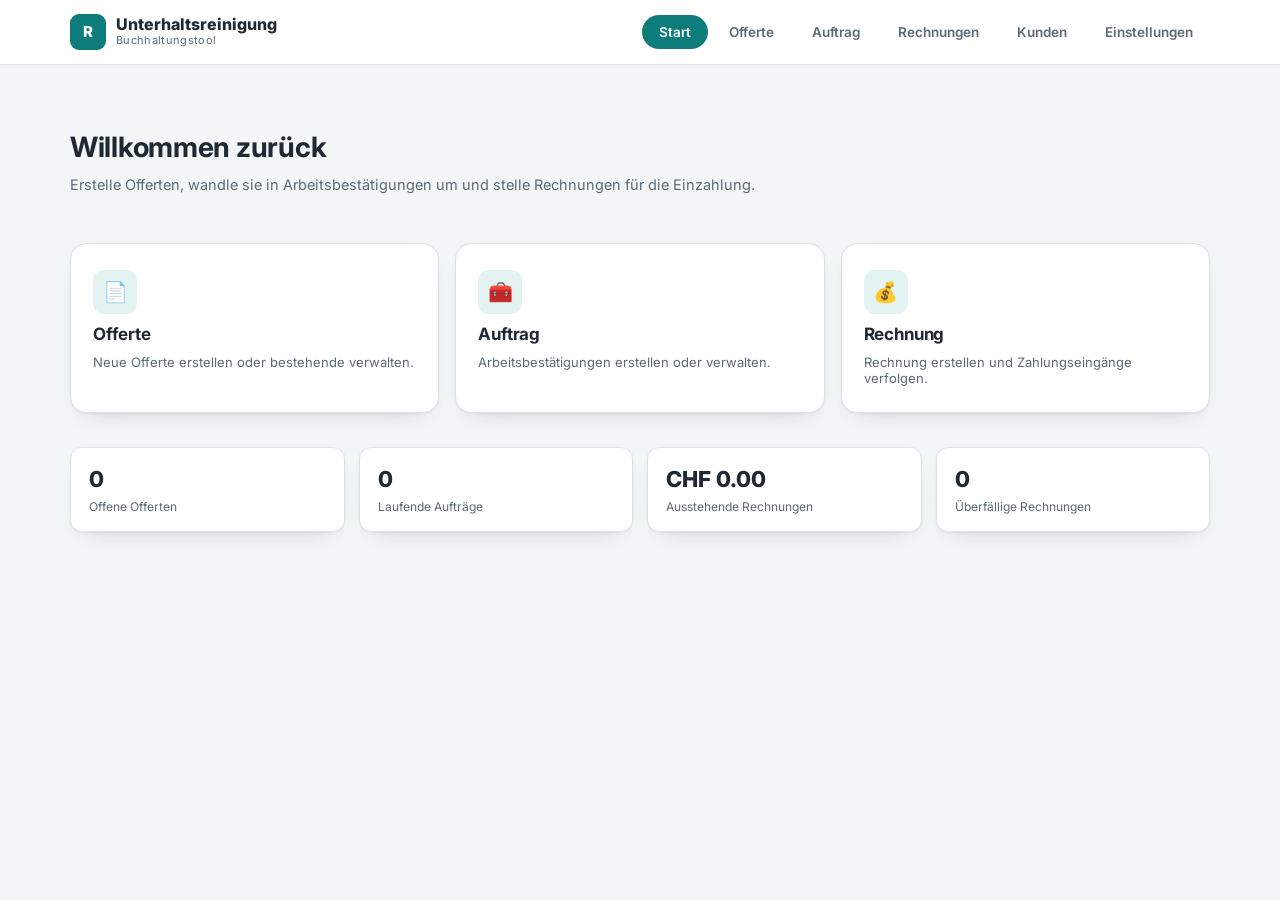
<file: buchhaltung.html>
<!DOCTYPE html>
<html lang="de-CH">
<head>
<meta charset="utf-8">
<meta name="viewport" content="width=device-width, initial-scale=1">
<title>Buchhaltung – Unterhaltsreinigung</title>
<meta name="robots" content="noindex, nofollow">
<link rel="icon" href="data:image/svg+xml,<svg xmlns='http://www.w3.org/2000/svg' viewBox='0 0 100 100'><rect width='100' height='100' rx='20' fill='%230E7C7B'/><text x='50' y='68' font-size='54' font-family='Arial' fill='%23fff' text-anchor='middle'>R</text></svg>">
<link rel="preconnect" href="https://fonts.googleapis.com">
<link rel="preconnect" href="https://fonts.gstatic.com" crossorigin>
<link href="https://fonts.googleapis.com/css2?family=Inter:wght@400;500;600;700;800&display=swap" rel="stylesheet">
<style>
:root{
  --ink:#1F2933; --muted:#5A6B75; --muted-soft:#8296A0;
  --line:#DCE3E7; --line-strong:#C6D0D6;
  --paper:#FFFFFF; --bg:#F3F6F7;
  --brand:#0E7C7B; --brand-dark:#0A5F5E; --brand-soft:#E3F3F2;
  --accent:#2E6F9E;
  --good:#2F8F5B; --good-bg:#E7F5EC;
  --warn:#B0791C; --warn-bg:#FBF1DE;
  --danger:#C0392B; --danger-bg:#FBE8E6;
  --shadow:0 1px 2px rgba(20,30,35,.06), 0 10px 24px -16px rgba(20,30,35,.28);
  --radius:12px;
  --sans:'Inter',ui-sans-serif,system-ui,-apple-system,'Segoe UI',Helvetica,Arial,sans-serif;
}
*{box-sizing:border-box}
html,body{margin:0;padding:0}
body{
  font-family:var(--sans); color:var(--ink); background:var(--bg);
  -webkit-font-smoothing:antialiased; line-height:1.45;
}
button,input,select,textarea{font-family:inherit; font-size:inherit; color:inherit}
h1,h2,h3,h4{margin:0; font-weight:700; letter-spacing:-.01em}
.wrap{max-width:1180px; margin:0 auto; padding:0 20px 64px}
a{color:inherit}

/* ---------- topbar ---------- */
#topbar{
  position:sticky; top:0; z-index:30; background:var(--paper); border-bottom:1px solid var(--line);
}
.top-in{max-width:1180px; margin:0 auto; padding:14px 20px; display:flex; align-items:center; gap:24px; flex-wrap:wrap}
.brand{display:flex; align-items:center; gap:10px; cursor:pointer; user-select:none; flex:none}
.brand .logo{width:36px;height:36px;border-radius:9px;background:var(--brand);color:#fff;display:grid;place-items:center;font-weight:800;font-size:15px;flex:none;overflow:hidden}
.brand .logo img{width:100%;height:100%;object-fit:cover}
.brand .nm{font-weight:800; font-size:16px; line-height:1.15}
.brand .sub{font-size:11px; color:var(--muted); letter-spacing:.03em}
nav.tabs{display:flex; gap:4px; flex-wrap:wrap; margin-left:auto}
nav.tabs button{
  background:none;border:1px solid transparent;border-radius:999px;padding:8px 16px;
  font-size:13.5px; font-weight:600; color:var(--muted); cursor:pointer; transition:.15s;
}
nav.tabs button:hover{background:var(--brand-soft); color:var(--brand-dark)}
nav.tabs button.on{background:var(--brand); color:#fff}

/* ---------- generic layout ---------- */
.view{display:none; padding-top:28px}
.view.on{display:block}
.section-head{display:flex; align-items:center; justify-content:space-between; gap:12px; margin-bottom:18px; flex-wrap:wrap}
.section-head h2{font-size:22px}
.section-head .hint{font-size:13px; color:var(--muted); margin-top:3px}
.btn{
  display:inline-flex; align-items:center; gap:7px; border-radius:9px; border:1px solid var(--line-strong);
  background:#fff; color:var(--ink); padding:9px 15px; font-size:13.5px; font-weight:600; cursor:pointer; transition:.15s;
  white-space:nowrap;
}
.btn:hover{border-color:var(--brand); color:var(--brand-dark)}
.btn.primary{background:var(--brand); border-color:var(--brand); color:#fff}
.btn.primary:hover{background:var(--brand-dark); border-color:var(--brand-dark); color:#fff}
.btn.ghost{border-color:transparent; background:transparent}
.btn.danger{color:var(--danger)}
.btn.danger:hover{border-color:var(--danger); color:var(--danger)}
.btn.sm{padding:6px 11px; font-size:12.5px}
.btn:disabled{opacity:.45; cursor:not-allowed}
.btn:disabled:hover{border-color:var(--line-strong); color:var(--ink)}

/* ---------- cards / tables ---------- */
.card{background:var(--paper); border:1px solid var(--line); border-radius:var(--radius); box-shadow:var(--shadow)}
.doclist{display:flex; flex-direction:column; gap:10px}
.doc-row{
  display:flex; align-items:center; gap:14px; padding:14px 16px; background:var(--paper);
  border:1px solid var(--line); border-radius:var(--radius); box-shadow:var(--shadow); flex-wrap:wrap;
}
.doc-row .num{font-weight:700; font-size:14.5px; min-width:130px}
.doc-row .who{flex:1; min-width:160px}
.doc-row .who .nm{font-weight:600; font-size:14px}
.doc-row .who .dt{font-size:12px; color:var(--muted)}
.doc-row .amt{font-weight:700; font-size:15px; min-width:100px; text-align:right}
.doc-row .badge{font-size:11px; font-weight:700; padding:4px 10px; border-radius:999px; letter-spacing:.02em}
.badge.open{background:var(--warn-bg); color:var(--warn)}
.badge.paid{background:var(--good-bg); color:var(--good)}
.badge.overdue{background:var(--danger-bg); color:var(--danger)}
.doc-row .acts{display:flex; gap:6px; flex-wrap:wrap}
.empty{padding:36px 20px; text-align:center; color:var(--muted); font-size:14px; border:1px dashed var(--line-strong); border-radius:var(--radius)}

/* ---------- dashboard ---------- */
.hero{padding:34px 0 8px}
.hero h1{font-size:28px}
.hero p{color:var(--muted); margin-top:6px; font-size:14.5px}
.bigbtns{display:grid; grid-template-columns:repeat(3,1fr); gap:16px; margin:26px 0 34px}
@media(max-width:760px){.bigbtns{grid-template-columns:1fr}}
.bigbtn{
  background:var(--paper); border:1px solid var(--line); border-radius:16px; padding:26px 22px;
  box-shadow:var(--shadow); cursor:pointer; text-align:left; transition:.15s; display:flex; flex-direction:column; gap:10px;
}
.bigbtn:hover{transform:translateY(-2px); border-color:var(--brand)}
.bigbtn .ic{width:44px;height:44px;border-radius:11px;background:var(--brand-soft);color:var(--brand-dark);display:grid;place-items:center;font-size:20px}
.bigbtn h3{font-size:17px}
.bigbtn p{margin:0; font-size:13px; color:var(--muted)}
.stats{display:grid; grid-template-columns:repeat(4,1fr); gap:14px; margin-bottom:10px}
@media(max-width:900px){.stats{grid-template-columns:repeat(2,1fr)}}
.stat{background:var(--paper); border:1px solid var(--line); border-radius:var(--radius); padding:16px 18px; box-shadow:var(--shadow)}
.stat .v{font-size:22px; font-weight:800}
.stat .l{font-size:12px; color:var(--muted); margin-top:2px}

/* ---------- modal / editor ---------- */
.overlay{position:fixed; inset:0; background:rgba(20,30,35,.45); z-index:100; display:none; align-items:flex-start; justify-content:center; padding:26px 14px; overflow:auto}
.overlay.on{display:flex}
.modal{background:var(--paper); border-radius:16px; width:100%; max-width:840px; box-shadow:0 24px 60px rgba(0,0,0,.25); margin-bottom:40px}
.modal-head{display:flex; align-items:center; justify-content:space-between; gap:10px; padding:20px 24px; border-bottom:1px solid var(--line)}
.modal-head h3{font-size:18px}
.modal-head .x{background:none;border:none;font-size:20px;color:var(--muted);cursor:pointer;padding:4px 8px;border-radius:8px}
.modal-head .x:hover{background:var(--bg)}
.modal-body{padding:22px 24px}
.modal-foot{display:flex; align-items:center; justify-content:space-between; gap:10px; padding:16px 24px; border-top:1px solid var(--line); flex-wrap:wrap}
.modal-foot .left,.modal-foot .right{display:flex; gap:8px; flex-wrap:wrap}

.frow{display:grid; grid-template-columns:1fr 1fr; gap:14px; margin-bottom:14px}
@media(max-width:600px){.frow{grid-template-columns:1fr}}
.field label{display:block; font-size:12.5px; font-weight:600; color:var(--muted); margin-bottom:5px}
.field input,.field select,.field textarea{
  width:100%; border:1px solid var(--line-strong); border-radius:8px; padding:9px 11px; background:#fff; outline:none;
}
.field input:focus,.field select:focus,.field textarea:focus{border-color:var(--brand)}
.field textarea{resize:vertical; min-height:64px}
.field.chk{display:flex; align-items:center; gap:8px; flex-direction:row}
.field.chk input{width:auto}
.field.chk label{margin:0}

.customer-picker{display:flex; gap:8px; align-items:flex-end; flex-wrap:wrap}
.customer-picker .field{flex:1; min-width:200px}

/* items table */
.items{width:100%; border-collapse:collapse; margin-top:8px}
.items th{text-align:left; font-size:11.5px; text-transform:uppercase; letter-spacing:.04em; color:var(--muted); padding:6px 8px; border-bottom:1px solid var(--line-strong)}
.items td{padding:6px 8px; border-bottom:1px solid var(--line); vertical-align:middle}
.items td input{border:1px solid var(--line-strong); border-radius:7px; padding:7px 9px; width:100%}
.items td.num input{text-align:right}
.items td.rowtotal{font-weight:700; text-align:right; white-space:nowrap}
.items td.rmv{width:32px; text-align:center}
.items td.rmv button{background:none;border:none;color:var(--muted-soft);cursor:pointer;font-size:16px}
.items td.rmv button:hover{color:var(--danger)}
.additem{position:relative; margin-top:10px}
.additem-menu{
  position:absolute; top:calc(100% + 6px); left:0; background:#fff; border:1px solid var(--line-strong); border-radius:10px;
  box-shadow:var(--shadow); min-width:220px; z-index:5; padding:6px; display:none;
}
.additem-menu.on{display:block}
.additem-menu button{
  display:block; width:100%; text-align:left; background:none; border:none; padding:9px 11px; border-radius:7px; cursor:pointer; font-size:13.5px;
}
.additem-menu button:hover{background:var(--brand-soft)}

.totals{margin-top:14px; margin-left:auto; max-width:320px}
.totals .tr{display:flex; justify-content:space-between; padding:5px 2px; font-size:13.5px}
.totals .tr.grand{font-size:17px; font-weight:800; border-top:1px solid var(--line-strong); margin-top:4px; padding-top:9px}
.totals .tr.muted{color:var(--muted)}

/* customers list */
.ctable{width:100%; border-collapse:collapse}
.ctable th{text-align:left; font-size:11.5px; text-transform:uppercase; letter-spacing:.04em; color:var(--muted); padding:9px 10px; border-bottom:1px solid var(--line-strong)}
.ctable td{padding:10px; border-bottom:1px solid var(--line); font-size:13.5px}
.ctable tr:hover td{background:var(--bg)}

.status-note{font-size:12.5px; color:var(--muted); padding:8px 12px; background:var(--bg); border-radius:8px; margin-top:10px}

/* settings */
.settings-grid{display:grid; grid-template-columns:1fr 1fr; gap:22px}
@media(max-width:820px){.settings-grid{grid-template-columns:1fr}}
.settings-card{background:var(--paper); border:1px solid var(--line); border-radius:var(--radius); box-shadow:var(--shadow); padding:20px 22px; margin-bottom:20px}
.settings-card h3{font-size:15px; margin-bottom:14px; padding-bottom:10px; border-bottom:1px solid var(--line)}
.logo-row{display:flex; align-items:center; gap:14px; margin-bottom:14px}
.logo-preview{width:56px;height:56px;border-radius:10px;background:var(--bg);border:1px solid var(--line-strong);display:grid;place-items:center;overflow:hidden;flex:none}
.logo-preview img{width:100%;height:100%;object-fit:cover}
.svc-chip{display:inline-flex; align-items:center; gap:6px; background:var(--brand-soft); color:var(--brand-dark); border-radius:999px; padding:5px 10px 5px 12px; font-size:12.5px; font-weight:600; margin:0 6px 6px 0}
.svc-chip button{background:none;border:none;color:var(--brand-dark);cursor:pointer;font-size:13px;opacity:.7}
.svc-chip button:hover{opacity:1}
.svc-add{display:flex; gap:8px; margin-top:8px}
.svc-add input{flex:1}

.toast{
  position:fixed; bottom:22px; left:50%; transform:translateX(-50%) translateY(20px); background:var(--ink); color:#fff;
  padding:11px 20px; border-radius:999px; font-size:13.5px; font-weight:600; box-shadow:var(--shadow); z-index:200;
  opacity:0; pointer-events:none; transition:.2s;
}
.toast.on{opacity:1; transform:translateX(-50%) translateY(0)}

/* ---------- print document ---------- */
#printArea{display:none}
.doc-print{padding:14mm 16mm; font-size:12.5px; color:#1a1a1a; line-height:1.5}
.doc-print .letterhead{display:flex; justify-content:space-between; align-items:flex-start; margin-bottom:8mm; gap:16px}
.doc-print .lh-company{font-size:11px; color:#555; line-height:1.5}
.doc-print .lh-company .cname{font-size:15px; font-weight:800; color:#111; margin-bottom:2px}
.doc-print .lh-logo{width:52px;height:52px;border-radius:10px;background:#0E7C7B;color:#fff;display:grid;place-items:center;font-weight:800;font-size:20px;overflow:hidden}
.doc-print .lh-logo img{width:100%;height:100%;object-fit:cover}
.doc-print .addr-block{margin:6mm 0 8mm; font-size:12px; line-height:1.5}
.doc-print .addr-block .to{color:#555; font-size:10px; text-transform:uppercase; letter-spacing:.05em; margin-bottom:3px}
.doc-print .meta-row{display:flex; justify-content:space-between; align-items:flex-end; margin:8mm 0 5mm; flex-wrap:wrap; gap:10px}
.doc-print .meta-row .place{font-size:12px; color:#555}
.doc-print h1.doctitle{font-size:19px; margin:0 0 2mm}
.doc-print .doc-sub{font-size:11.5px; color:#555}
.doc-print .intro{margin:6mm 0 4mm; font-size:12.5px}
.doc-print table.pitems{width:100%; border-collapse:collapse; margin-top:3mm}
.doc-print table.pitems th{text-align:left; font-size:10px; text-transform:uppercase; letter-spacing:.04em; color:#555; padding:5px 4px; border-bottom:1.4px solid #222}
.doc-print table.pitems td{padding:6px 4px; border-bottom:.6px solid #ccc; font-size:12px}
.doc-print table.pitems td.r{text-align:right; white-space:nowrap}
.doc-print .ptotals{margin-top:4mm; margin-left:auto; max-width:270px}
.doc-print .ptotals .tr{display:flex; justify-content:space-between; padding:3px 2px; font-size:12px}
.doc-print .ptotals .tr.grand{font-size:14.5px; font-weight:800; border-top:1.4px solid #222; margin-top:3px; padding-top:6px}
.doc-print .payinfo{margin-top:7mm; padding:9px 12px; background:#F3F6F7; border-radius:8px; font-size:11.5px; line-height:1.6}
.doc-print .payinfo b{display:block; font-size:11px; text-transform:uppercase; letter-spacing:.04em; color:#555; margin-bottom:3px}
.doc-print .closing{margin-top:8mm; font-size:12.5px; line-height:1.7}
.doc-print .sign{margin-top:14mm; font-size:12.5px}
.doc-print .foot{margin-top:14mm; padding-top:4mm; border-top:.6px solid #ccc; font-size:9.5px; color:#777; display:flex; justify-content:space-between; flex-wrap:wrap; gap:6px}

@media print{
  @page{ size:A4; margin:0 }
  html,body{background:#fff}
  body > *{display:none !important}
  #printArea{display:block !important}
  #printArea .doc-print{width:210mm; min-height:297mm}
}
</style>
</head>
<body>

<header id="topbar">
  <div class="top-in">
    <div class="brand" onclick="switchTab('start')">
      <div class="logo" id="brandLogo">R</div>
      <div>
        <div class="nm" id="brandName">Unterhaltsreinigung</div>
        <div class="sub">Buchhaltungstool</div>
      </div>
    </div>
    <nav class="tabs">
      <button data-tab="start" onclick="switchTab('start')">Start</button>
      <button data-tab="offerte" onclick="switchTab('offerte')">Offerte</button>
      <button data-tab="auftrag" onclick="switchTab('auftrag')">Auftrag</button>
      <button data-tab="rechnungen" onclick="switchTab('rechnungen')">Rechnungen</button>
      <button data-tab="kunden" onclick="switchTab('kunden')">Kunden</button>
      <button data-tab="einstellungen" onclick="switchTab('einstellungen')">Einstellungen</button>
    </nav>
  </div>
</header>

<div class="wrap">

  <!-- START -->
  <section class="view" id="view-start">
    <div class="hero">
      <h1>Willkommen zurück</h1>
      <p>Erstelle Offerten, wandle sie in Arbeitsbestätigungen um und stelle Rechnungen für die Einzahlung.</p>
    </div>
    <div class="bigbtns">
      <button class="bigbtn" onclick="switchTab('offerte'); openDocEditor('offerte')">
        <div class="ic">📄</div>
        <h3>Offerte</h3>
        <p>Neue Offerte erstellen oder bestehende verwalten.</p>
      </button>
      <button class="bigbtn" onclick="switchTab('auftrag'); openDocEditor('auftrag')">
        <div class="ic">🧰</div>
        <h3>Auftrag</h3>
        <p>Arbeitsbestätigungen erstellen oder verwalten.</p>
      </button>
      <button class="bigbtn" onclick="switchTab('rechnungen'); openInvoiceEditor()">
        <div class="ic">💰</div>
        <h3>Rechnung</h3>
        <p>Rechnung erstellen und Zahlungseingänge verfolgen.</p>
      </button>
    </div>
    <div class="stats" id="dashStats"></div>
  </section>

  <!-- OFFERTE -->
  <section class="view" id="view-offerte">
    <div class="section-head">
      <div><h2>Offerten</h2><div class="hint">Personalien erfassen, Leistungen wählen, Offerte erstellen.</div></div>
      <button class="btn primary" onclick="openDocEditor('offerte')">+ Neue Offerte</button>
    </div>
    <div class="doclist" id="list-offerte"></div>
  </section>

  <!-- AUFTRAG -->
  <section class="view" id="view-auftrag">
    <div class="section-head">
      <div><h2>Aufträge / Arbeitsbestätigungen</h2><div class="hint">Aus Offerten umgewandelt oder direkt erstellt.</div></div>
      <button class="btn primary" onclick="openDocEditor('auftrag')">+ Neuer Auftrag</button>
    </div>
    <div class="doclist" id="list-auftrag"></div>
  </section>

  <!-- RECHNUNGEN -->
  <section class="view" id="view-rechnungen">
    <div class="section-head">
      <div><h2>Rechnungen</h2><div class="hint">Zahlbar innert der eingestellten Frist ab Rechnungsdatum.</div></div>
      <button class="btn primary" onclick="openInvoiceEditor()">+ Neue Rechnung</button>
    </div>
    <h3 style="font-size:14px;color:var(--muted);text-transform:uppercase;letter-spacing:.04em;margin:22px 0 10px">Pendente Rechnungen</h3>
    <div class="doclist" id="list-invoices-pending"></div>
    <h3 style="font-size:14px;color:var(--muted);text-transform:uppercase;letter-spacing:.04em;margin:28px 0 10px">Bezahlte Rechnungen</h3>
    <div class="doclist" id="list-invoices-paid"></div>
  </section>

  <!-- KUNDEN -->
  <section class="view" id="view-kunden">
    <div class="section-head">
      <div><h2>Kundschaft</h2><div class="hint">Personalien erfassen und für Offerten wiederverwenden.</div></div>
      <button class="btn primary" onclick="openCustomerEditor()">+ Neuer Kunde</button>
    </div>
    <div class="card" style="padding:6px 4px">
      <table class="ctable">
        <thead><tr><th>Name / Firma</th><th>Adresse</th><th>Kontakt</th><th></th></tr></thead>
        <tbody id="customerTableBody"></tbody>
      </table>
    </div>
  </section>

  <!-- EINSTELLUNGEN -->
  <section class="view" id="view-einstellungen">
    <div class="section-head"><div><h2>Einstellungen</h2><div class="hint">Firmen- und Zahlungsdaten für Offerten, Aufträge und Rechnungen.</div></div></div>
    <div class="settings-grid">
      <div>
        <div class="settings-card">
          <h3>Firma</h3>
          <div class="logo-row">
            <div class="logo-preview" id="logoPreview">🧹</div>
            <div>
              <input type="file" id="logoInput" accept="image/*" onchange="handleLogoUpload(this.files[0])">
              <div style="font-size:11.5px;color:var(--muted);margin-top:4px">Logo optional, wird auf Dokumenten angezeigt.</div>
            </div>
          </div>
          <div class="field" style="margin-bottom:12px"><label>Firmenname</label><input id="s_companyName" placeholder="z. B. Muster Reinigung GmbH"></div>
          <div class="frow">
            <div class="field"><label>Inhaber</label><input id="s_owner"></div>
            <div class="field"><label>MWST-Nr. (UID)</label><input id="s_uid" placeholder="CHE-123.456.789 MWST"></div>
          </div>
          <div class="field" style="margin-bottom:12px"><label>Strasse / Nr.</label><input id="s_street"></div>
          <div class="frow" style="margin-bottom:0">
            <div class="field"><label>PLZ</label><input id="s_zip"></div>
            <div class="field"><label>Ort</label><input id="s_city"></div>
          </div>
        </div>
        <div class="settings-card">
          <h3>Kontakt</h3>
          <div class="frow">
            <div class="field"><label>Telefon</label><input id="s_phone"></div>
            <div class="field"><label>E-Mail</label><input id="s_email"></div>
          </div>
          <div class="field" style="margin-bottom:0"><label>Website</label><input id="s_website"></div>
        </div>
      </div>
      <div>
        <div class="settings-card">
          <h3>Zahlungsinformationen</h3>
          <div class="field" style="margin-bottom:12px"><label>Bank</label><input id="s_bankName"></div>
          <div class="field" style="margin-bottom:12px"><label>IBAN</label><input id="s_iban" placeholder="CH00 0000 0000 0000 0000 0"></div>
          <div class="field" style="margin-bottom:0"><label>Zahlungskonditionen-Text</label><input id="s_paymentText" placeholder="zahlbar innert 14 Tagen"></div>
        </div>
        <div class="settings-card">
          <h3>Dokumente</h3>
          <div class="frow">
            <div class="field"><label>Zahlungsfrist Rechnung (Tage)</label><input id="s_paymentTermDays" type="number" min="1"></div>
            <div class="field"><label>Gültigkeit Offerte (Tage)</label><input id="s_offerValidityDays" type="number" min="1"></div>
          </div>
          <div class="field" style="margin-bottom:0"><label>MWST-Satz (%)</label><input id="s_vatRate" type="number" step="0.1" min="0"></div>
        </div>
        <div class="settings-card">
          <h3>Dienstleistungen</h3>
          <div id="svcChips"></div>
          <div class="svc-add">
            <input id="svcNew" placeholder="Neue Dienstleistung...">
            <button class="btn sm" onclick="addService()">+ Hinzufügen</button>
          </div>
        </div>
        <div class="settings-card">
          <h3>Daten</h3>
          <div style="display:flex; gap:8px; flex-wrap:wrap">
            <button class="btn sm" onclick="exportData()">⭳ Backup exportieren</button>
            <button class="btn sm" onclick="document.getElementById('importInput').click()">⭱ Backup importieren</button>
            <input type="file" id="importInput" accept="application/json" style="display:none" onchange="importData(this.files[0])">
          </div>
          <div style="font-size:11.5px;color:var(--muted);margin-top:8px">Alle Daten werden nur lokal in diesem Browser gespeichert. Regelmässiges Backup wird empfohlen.</div>
        </div>
      </div>
    </div>
    <button class="btn primary" onclick="saveSettings()">Einstellungen speichern</button>
  </section>

</div>

<!-- DOC EDITOR MODAL (Offerte / Auftrag) -->
<div class="overlay" id="docOverlay">
  <div class="modal">
    <div class="modal-head">
      <h3 id="docModalTitle">Offerte</h3>
      <button class="x" onclick="closeDocEditor()">✕</button>
    </div>
    <div class="modal-body">
      <div class="customer-picker" style="margin-bottom:16px">
        <div class="field">
          <label>Kunde</label>
          <select id="doc_customer" onchange="recalcDocEditor()"></select>
        </div>
        <button class="btn sm" onclick="toggleInlineCustomer()">+ Neuer Kunde</button>
      </div>
      <div id="inlineCustomerForm" style="display:none; margin-bottom:16px" class="card">
        <div style="padding:14px 16px">
          <div class="frow">
            <div class="field"><label>Firma (optional)</label><input id="ic_firma"></div>
            <div class="field"><label>Name</label><input id="ic_name" placeholder="Vorname Nachname"></div>
          </div>
          <div class="frow">
            <div class="field"><label>Strasse / Nr.</label><input id="ic_strasse"></div>
            <div class="field"><label>PLZ / Ort</label><input id="ic_plzort" placeholder="8853 Lachen"></div>
          </div>
          <div class="frow" style="margin-bottom:8px">
            <div class="field"><label>E-Mail</label><input id="ic_email"></div>
            <div class="field"><label>Telefon</label><input id="ic_telefon"></div>
          </div>
          <button class="btn primary sm" onclick="saveInlineCustomer()">Kunde speichern &amp; wählen</button>
        </div>
      </div>

      <div class="frow">
        <div class="field"><label id="docNumberLabel">Nummer</label><input id="doc_number" disabled></div>
        <div class="field"><label>Datum</label><input id="doc_date" type="date"></div>
      </div>
      <div class="frow" id="doc_validRow">
        <div class="field" id="doc_validField"><label id="doc_validLabel">Gültig bis</label><input id="doc_valid" type="date"></div>
        <div class="field chk" style="align-items:flex-end">
          <div>
            <label style="margin-bottom:5px">MWST</label>
            <div style="display:flex; align-items:center; gap:8px">
              <input type="checkbox" id="doc_vatEnabled" onchange="recalcDocEditor()">
              <label for="doc_vatEnabled" style="font-weight:400; color:var(--ink)">MWST <span id="doc_vatRateLbl"></span>% ausweisen</label>
            </div>
          </div>
        </div>
      </div>

      <table class="items">
        <thead><tr><th>Bezeichnung</th><th style="width:90px">Stunden</th><th style="width:120px">Ansatz CHF/h</th><th style="width:110px">Total CHF</th><th></th></tr></thead>
        <tbody id="doc_items"></tbody>
      </table>
      <div class="additem">
        <button class="btn sm" onclick="toggleAddItemMenu('doc')">+ Position hinzufügen</button>
        <div class="additem-menu" id="doc_addMenu"></div>
      </div>

      <div class="totals" id="doc_totals"></div>

      <div class="field" style="margin-top:16px; margin-bottom:0"><label>Bemerkungen</label><textarea id="doc_notes"></textarea></div>
    </div>
    <div class="modal-foot">
      <div class="left">
        <button class="btn danger sm" id="doc_deleteBtn" onclick="deleteCurrentDoc()">Löschen</button>
      </div>
      <div class="right">
        <button class="btn sm" onclick="printCurrentDoc()">🖨 Drucken / PDF</button>
        <button class="btn sm" id="doc_convertBtn" onclick="convertCurrentToAuftrag()">In Arbeitsbestätigung umwandeln</button>
        <button class="btn sm" id="doc_invoiceBtn" onclick="invoiceFromCurrentDoc()">Rechnung erstellen</button>
        <button class="btn primary sm" onclick="saveDocEditor()">Speichern</button>
      </div>
    </div>
  </div>
</div>

<!-- INVOICE EDITOR MODAL -->
<div class="overlay" id="invOverlay">
  <div class="modal">
    <div class="modal-head">
      <h3>Rechnung</h3>
      <button class="x" onclick="closeInvoiceEditor()">✕</button>
    </div>
    <div class="modal-body">
      <div class="customer-picker" style="margin-bottom:16px">
        <div class="field">
          <label>Kunde</label>
          <select id="inv_customer" onchange="recalcInvoiceEditor()"></select>
        </div>
        <button class="btn sm" onclick="toggleInlineCustomerInv()">+ Neuer Kunde</button>
      </div>
      <div id="inlineCustomerFormInv" style="display:none; margin-bottom:16px" class="card">
        <div style="padding:14px 16px">
          <div class="frow">
            <div class="field"><label>Firma (optional)</label><input id="icv_firma"></div>
            <div class="field"><label>Name</label><input id="icv_name" placeholder="Vorname Nachname"></div>
          </div>
          <div class="frow">
            <div class="field"><label>Strasse / Nr.</label><input id="icv_strasse"></div>
            <div class="field"><label>PLZ / Ort</label><input id="icv_plzort" placeholder="8853 Lachen"></div>
          </div>
          <div class="frow" style="margin-bottom:8px">
            <div class="field"><label>E-Mail</label><input id="icv_email"></div>
            <div class="field"><label>Telefon</label><input id="icv_telefon"></div>
          </div>
          <button class="btn primary sm" onclick="saveInlineCustomerInv()">Kunde speichern &amp; wählen</button>
        </div>
      </div>

      <div class="frow">
        <div class="field"><label>Rechnungsnummer</label><input id="inv_number" disabled></div>
        <div class="field"><label>Rechnungsdatum</label><input id="inv_date" type="date" onchange="recalcInvoiceDueDate()"></div>
      </div>
      <div class="frow">
        <div class="field"><label>Fällig am (zahlbar innert <span id="inv_termDaysLbl"></span> Tagen)</label><input id="inv_due" type="date" disabled></div>
        <div class="field chk" style="align-items:flex-end">
          <div>
            <label style="margin-bottom:5px">MWST</label>
            <div style="display:flex; align-items:center; gap:8px">
              <input type="checkbox" id="inv_vatEnabled" onchange="recalcInvoiceEditor()">
              <label for="inv_vatEnabled" style="font-weight:400; color:var(--ink)">MWST <span id="inv_vatRateLbl"></span>% ausweisen</label>
            </div>
          </div>
        </div>
      </div>

      <table class="items">
        <thead><tr><th>Bezeichnung</th><th style="width:90px">Stunden</th><th style="width:120px">Ansatz CHF/h</th><th style="width:110px">Total CHF</th><th></th></tr></thead>
        <tbody id="inv_items"></tbody>
      </table>
      <div class="additem">
        <button class="btn sm" onclick="toggleAddItemMenu('inv')">+ Position hinzufügen</button>
        <div class="additem-menu" id="inv_addMenu"></div>
      </div>

      <div class="totals" id="inv_totals"></div>
      <div class="field" style="margin-top:16px; margin-bottom:0"><label>Bemerkungen</label><textarea id="inv_notes"></textarea></div>
      <div class="status-note" id="inv_sourceNote" style="display:none"></div>
    </div>
    <div class="modal-foot">
      <div class="left">
        <button class="btn danger sm" id="inv_deleteBtn" onclick="deleteCurrentInvoice()">Löschen</button>
      </div>
      <div class="right">
        <button class="btn sm" onclick="printCurrentInvoice()">🖨 Drucken / PDF</button>
        <button class="btn sm" id="inv_paidBtn" onclick="toggleCurrentInvoicePaid()">Als bezahlt markieren</button>
        <button class="btn primary sm" onclick="saveInvoiceEditor()">Speichern</button>
      </div>
    </div>
  </div>
</div>

<!-- CUSTOMER EDITOR MODAL -->
<div class="overlay" id="custOverlay">
  <div class="modal" style="max-width:560px">
    <div class="modal-head">
      <h3 id="custModalTitle">Neuer Kunde</h3>
      <button class="x" onclick="closeCustomerEditor()">✕</button>
    </div>
    <div class="modal-body">
      <div class="frow">
        <div class="field"><label>Firma (optional)</label><input id="c_firma"></div>
        <div class="field"><label>Name</label><input id="c_name" placeholder="Vorname Nachname"></div>
      </div>
      <div class="frow">
        <div class="field"><label>Strasse / Nr.</label><input id="c_strasse"></div>
        <div class="field"><label>PLZ / Ort</label><input id="c_plzort" placeholder="8853 Lachen"></div>
      </div>
      <div class="frow" style="margin-bottom:0">
        <div class="field"><label>E-Mail</label><input id="c_email"></div>
        <div class="field"><label>Telefon</label><input id="c_telefon"></div>
      </div>
    </div>
    <div class="modal-foot">
      <div class="left"><button class="btn danger sm" id="c_deleteBtn" onclick="deleteCurrentCustomer()">Löschen</button></div>
      <div class="right"><button class="btn primary sm" onclick="saveCustomerEditor()">Speichern</button></div>
    </div>
  </div>
</div>

<div class="toast" id="toast"></div>
<div id="printArea"></div>

<script>
/* ============================= STATE ============================= */
const STORAGE_KEY = 'reinigung_buchhaltung_v1';

function defaultState(){
  return {
    settings:{
      companyName:'', owner:'Selim Dauti', street:'Ziegelhüttenstrasse 9', zip:'8853', city:'Lachen',
      phone:'', email:'', website:'', uid:'',
      bankName:'', iban:'', paymentText:'zahlbar innert 14 Tagen',
      paymentTermDays:14, offerValidityDays:30, vatRate:8.1, logo:'',
      counters:{OF:0,AB:0,RE:0}, counterYear:new Date().getFullYear()
    },
    customers:[],
    services:['Fensterreinigung','Endreinigung Neubau','Unterhaltsreinigung'],
    documents:[],
    invoices:[]
  };
}

let state = load();
function load(){
  try{
    const raw = localStorage.getItem(STORAGE_KEY);
    if(!raw) return defaultState();
    const parsed = JSON.parse(raw);
    const d = defaultState();
    return {
      settings:Object.assign(d.settings, parsed.settings||{}),
      customers:parsed.customers||[],
      services:parsed.services||d.services,
      documents:parsed.documents||[],
      invoices:parsed.invoices||[]
    };
  }catch(e){ return defaultState(); }
}
function save(){ localStorage.setItem(STORAGE_KEY, JSON.stringify(state)); }

/* ============================= HELPERS ============================= */
function uid(){ return Date.now().toString(36)+Math.random().toString(36).slice(2,8); }
function fmtCHF(n){ n = Number(n)||0; return 'CHF ' + n.toLocaleString('de-CH',{minimumFractionDigits:2,maximumFractionDigits:2}); }
function todayISO(){ return new Date().toISOString().slice(0,10); }
function addDaysISO(iso, days){ const d = iso? new Date(iso+'T00:00:00') : new Date(); d.setDate(d.getDate()+Number(days||0)); return d.toISOString().slice(0,10); }
function fmtDate(iso){ if(!iso) return '–'; const [y,m,d] = iso.split('-'); return `${d}.${m}.${y}`; }
function esc(s){ return (s==null?'':String(s)).replace(/[&<>"]/g, c=>({'&':'&amp;','<':'&lt;','>':'&gt;','"':'&quot;'}[c])); }
function toast(msg){ const t=document.getElementById('toast'); t.textContent=msg; t.classList.add('on'); clearTimeout(toast._t); toast._t=setTimeout(()=>t.classList.remove('on'),2200); }

function nextNumber(prefix){
  const s = state.settings;
  const y = new Date().getFullYear();
  if(s.counterYear !== y){ s.counters = {OF:0,AB:0,RE:0}; s.counterYear = y; }
  s.counters[prefix] = (s.counters[prefix]||0) + 1;
  save();
  return `${prefix}-${y}-${String(s.counters[prefix]).padStart(3,'0')}`;
}

function getCustomer(id){ return state.customers.find(c=>c.id===id) || null; }
function customerName(c){
  if(!c) return '–';
  if(c.firma) return c.firma;
  return c.name || '–';
}
function customerAddressLines(c){
  if(!c) return [];
  const lines = [];
  if(c.firma){ lines.push(c.firma); if(c.name) lines.push(c.name); }
  else if(c.name){ lines.push(c.name); }
  if(c.strasse) lines.push(c.strasse);
  if(c.plzort) lines.push(c.plzort);
  return lines;
}

function computeTotals(items, vatEnabled, vatRate){
  const subtotal = items.reduce((sum,it)=> sum + (Number(it.hours)||0)*(Number(it.rate)||0), 0);
  const vat = vatEnabled ? subtotal * (Number(vatRate)||0) / 100 : 0;
  return { subtotal, vat, total: subtotal + vat };
}

/* ============================= TABS ============================= */
function switchTab(name){
  document.querySelectorAll('.view').forEach(v=>v.classList.remove('on'));
  document.getElementById('view-'+name).classList.add('on');
  document.querySelectorAll('nav.tabs button').forEach(b=>b.classList.toggle('on', b.dataset.tab===name));
  if(name==='start') renderDashboard();
  if(name==='offerte') renderDocList('offerte');
  if(name==='auftrag') renderDocList('auftrag');
  if(name==='rechnungen') renderInvoiceLists();
  if(name==='kunden') renderCustomerTable();
  if(name==='einstellungen') loadSettingsForm();
}

/* ============================= DASHBOARD ============================= */
function renderDashboard(){
  const openOffers = state.documents.filter(d=>d.kind==='offerte').length;
  const openAuftraege = state.documents.filter(d=>d.kind==='auftrag').length;
  const pending = state.invoices.filter(i=>i.status==='pending');
  const pendingSum = pending.reduce((s,i)=> s + computeTotals(i.items,i.vatEnabled,i.vatRate).total, 0);
  const overdue = pending.filter(i=> i.due < todayISO()).length;
  document.getElementById('dashStats').innerHTML = `
    <div class="stat"><div class="v">${openOffers}</div><div class="l">Offene Offerten</div></div>
    <div class="stat"><div class="v">${openAuftraege}</div><div class="l">Laufende Aufträge</div></div>
    <div class="stat"><div class="v">${fmtCHF(pendingSum)}</div><div class="l">Ausstehende Rechnungen</div></div>
    <div class="stat"><div class="v" style="color:${overdue>0?'var(--danger)':'inherit'}">${overdue}</div><div class="l">Überfällige Rechnungen</div></div>
  `;
}

/* ============================= DOC LIST (Offerte/Auftrag) ============================= */
function renderDocList(kind){
  const list = state.documents.filter(d=>d.kind===kind).sort((a,b)=> (b.date||'').localeCompare(a.date||''));
  const el = document.getElementById('list-'+kind);
  if(list.length===0){ el.innerHTML = `<div class="empty">Noch keine ${kind==='offerte'?'Offerten':'Aufträge'} vorhanden.</div>`; return; }
  el.innerHTML = list.map(d=>{
    const c = getCustomer(d.customerId);
    const t = computeTotals(d.items, d.vatEnabled, d.vatRate);
    return `<div class="doc-row">
      <div class="num">${esc(d.number)}</div>
      <div class="who"><div class="nm">${esc(customerName(c))}</div><div class="dt">${fmtDate(d.date)}</div></div>
      <div class="amt">${fmtCHF(t.total)}</div>
      <div class="acts">
        <button class="btn sm" onclick="openDocEditor('${kind}','${d.id}')">Öffnen</button>
        <button class="btn sm" onclick="printDoc('${d.id}')">🖨 Drucken</button>
      </div>
    </div>`;
  }).join('');
}

/* ============================= DOC EDITOR ============================= */
let docEditor = null; // { kind, id, data }

function openDocEditor(kind, id){
  if(state.customers.length===0 && !id){
    // still allow, inline customer add exists
  }
  let data;
  if(id){
    const existing = state.documents.find(d=>d.id===id);
    data = JSON.parse(JSON.stringify(existing));
  }else{
    data = {
      id: uid(),
      kind: kind,
      number: nextNumber(kind==='offerte'?'OF':'AB'),
      customerId: null,
      date: todayISO(),
      valid: kind==='offerte' ? addDaysISO(todayISO(), state.settings.offerValidityDays) : '',
      items: [],
      vatEnabled: true,
      vatRate: state.settings.vatRate,
      notes: '',
      isNew: true
    };
  }
  docEditor = { kind: data.kind, id: data.id, data, isNew: !id };
  document.getElementById('docModalTitle').textContent = data.kind==='offerte' ? 'Offerte' : 'Arbeitsbestätigung';
  document.getElementById('docNumberLabel').textContent = data.kind==='offerte' ? 'Offerten-Nr.' : 'AB-Nr.';
  document.getElementById('doc_validLabel').textContent = data.kind==='offerte' ? 'Gültig bis' : 'Ausführungsdatum';
  document.getElementById('doc_convertBtn').style.display = data.kind==='offerte' ? '' : 'none';
  document.getElementById('doc_deleteBtn').style.display = docEditor.isNew ? 'none' : '';
  document.getElementById('inlineCustomerForm').style.display = 'none';
  populateCustomerSelect('doc_customer', data.customerId);
  document.getElementById('doc_number').value = data.number;
  document.getElementById('doc_date').value = data.date;
  document.getElementById('doc_valid').value = data.valid;
  document.getElementById('doc_vatEnabled').checked = !!data.vatEnabled;
  document.getElementById('doc_vatRateLbl').textContent = data.vatRate;
  document.getElementById('doc_notes').value = data.notes || '';
  renderDocItems();
  recalcDocEditor();
  document.getElementById('docOverlay').classList.add('on');
}
function closeDocEditor(){ document.getElementById('docOverlay').classList.remove('on'); docEditor=null; }

function populateCustomerSelect(selectId, selectedId){
  const sel = document.getElementById(selectId);
  const sorted = [...state.customers].sort((a,b)=> customerName(a).localeCompare(customerName(b)));
  sel.innerHTML = '<option value="">– Kunde wählen –</option>' + sorted.map(c=>`<option value="${c.id}" ${c.id===selectedId?'selected':''}>${esc(customerName(c))}</option>`).join('');
}

function renderDocItems(){
  const tbody = document.getElementById('doc_items');
  const items = docEditor.data.items;
  if(items.length===0){ tbody.innerHTML = `<tr><td colspan="5" style="color:var(--muted);font-size:12.5px;padding:12px 8px">Noch keine Positionen. Mit „+ Position hinzufügen“ eine Dienstleistung wählen.</td></tr>`; return; }
  tbody.innerHTML = items.map((it,idx)=>{
    const lineTotal = (Number(it.hours)||0)*(Number(it.rate)||0);
    return `<tr>
      <td><input value="${esc(it.desc)}" oninput="docItemChange(${idx},'desc',this.value)"></td>
      <td class="num"><input type="number" step="0.25" min="0" value="${it.hours}" oninput="docItemChange(${idx},'hours',this.value)"></td>
      <td class="num"><input type="number" step="0.05" min="0" value="${it.rate}" oninput="docItemChange(${idx},'rate',this.value)"></td>
      <td class="rowtotal" id="doc_rowtotal_${idx}">${fmtCHF(lineTotal)}</td>
      <td class="rmv"><button onclick="removeDocItem(${idx})">✕</button></td>
    </tr>`;
  }).join('');
}
function docItemChange(idx, field, value){
  docEditor.data.items[idx][field] = value;
  const it = docEditor.data.items[idx];
  const cell = document.getElementById('doc_rowtotal_'+idx);
  if(cell) cell.textContent = fmtCHF((Number(it.hours)||0)*(Number(it.rate)||0));
  recalcDocEditor(true);
}
function removeDocItem(idx){ docEditor.data.items.splice(idx,1); renderDocItems(); recalcDocEditor(); }

function toggleAddItemMenu(scope){
  const menu = document.getElementById(scope+'_addMenu');
  const isOn = menu.classList.contains('on');
  document.querySelectorAll('.additem-menu').forEach(m=>m.classList.remove('on'));
  if(isOn) return;
  const attr = s => esc(s).replace(/'/g,'&#39;');
  menu.innerHTML = state.services.map(s=>`<button onclick="addItemFromMenu('${scope}','${attr(s)}')">${esc(s)}</button>`).join('')
    + `<button onclick="addItemFromMenu('${scope}','')">Andere / Freitext…</button>`;
  menu.classList.add('on');
}
document.addEventListener('click', (e)=>{
  if(!e.target.closest('.additem')) document.querySelectorAll('.additem-menu').forEach(m=>m.classList.remove('on'));
});
function addItemFromMenu(scope, service){
  const item = { id:uid(), desc: service, hours:1, rate:0 };
  if(scope==='doc'){ docEditor.data.items.push(item); renderDocItems(); recalcDocEditor(); }
  else { invEditor.data.items.push(item); renderInvItems(); recalcInvoiceEditor(); }
  document.querySelectorAll('.additem-menu').forEach(m=>m.classList.remove('on'));
}

function recalcDocEditor(fromInput){
  const d = docEditor.data;
  d.customerId = document.getElementById('doc_customer').value || null;
  d.date = document.getElementById('doc_date').value;
  d.valid = document.getElementById('doc_valid').value;
  d.vatEnabled = document.getElementById('doc_vatEnabled').checked;
  d.notes = document.getElementById('doc_notes').value;
  if(!fromInput) renderDocItems();
  const t = computeTotals(d.items, d.vatEnabled, d.vatRate);
  document.getElementById('doc_totals').innerHTML = totalsHTML(t, d.vatEnabled, d.vatRate);
  document.getElementById('doc_invoiceBtn').style.display = docEditor.isNew ? 'none' : '';
  document.getElementById('doc_convertBtn').style.display = (d.kind==='offerte' && !docEditor.isNew) ? '' : 'none';
}
function totalsHTML(t, vatEnabled, vatRate){
  if(vatEnabled){
    return `<div class="tr muted"><span>Zwischentotal</span><span>${fmtCHF(t.subtotal)}</span></div>
    <div class="tr muted"><span>MWST ${vatRate}%</span><span>${fmtCHF(t.vat)}</span></div>
    <div class="tr grand"><span>Total</span><span>${fmtCHF(t.total)}</span></div>`;
  }
  return `<div class="tr grand"><span>Total</span><span>${fmtCHF(t.total)}</span></div>`;
}

function toggleInlineCustomer(){
  const f = document.getElementById('inlineCustomerForm');
  f.style.display = f.style.display==='none' ? '' : 'none';
}
function saveInlineCustomer(){
  const name = document.getElementById('ic_name').value.trim();
  const firma = document.getElementById('ic_firma').value.trim();
  if(!name && !firma){ toast('Bitte Name oder Firma angeben'); return; }
  const c = {
    id: uid(), firma, name,
    strasse: document.getElementById('ic_strasse').value.trim(),
    plzort: document.getElementById('ic_plzort').value.trim(),
    email: document.getElementById('ic_email').value.trim(),
    telefon: document.getElementById('ic_telefon').value.trim()
  };
  state.customers.push(c); save();
  populateCustomerSelect('doc_customer', c.id);
  document.getElementById('inlineCustomerForm').style.display='none';
  ['ic_firma','ic_name','ic_strasse','ic_plzort','ic_email','ic_telefon'].forEach(id=>document.getElementById(id).value='');
  recalcDocEditor();
  toast('Kunde gespeichert');
}

function saveDocEditor(){
  const d = docEditor.data;
  d.customerId = document.getElementById('doc_customer').value || null;
  if(!d.customerId){ toast('Bitte einen Kunden wählen'); return; }
  if(d.items.length===0){ toast('Bitte mindestens eine Position hinzufügen'); return; }
  d.date = document.getElementById('doc_date').value;
  d.valid = document.getElementById('doc_valid').value;
  d.vatEnabled = document.getElementById('doc_vatEnabled').checked;
  d.notes = document.getElementById('doc_notes').value;
  d.updatedAt = Date.now();
  delete d.isNew;
  const existingIdx = state.documents.findIndex(x=>x.id===d.id);
  if(existingIdx>=0) state.documents[existingIdx] = d; else state.documents.push(d);
  save();
  docEditor.isNew = false;
  toast('Gespeichert');
  renderDocList(d.kind);
  renderDashboard();
  recalcDocEditor();
}

function deleteCurrentDoc(){
  if(!docEditor || docEditor.isNew) return;
  if(!confirm('Dieses Dokument wirklich löschen?')) return;
  state.documents = state.documents.filter(x=>x.id!==docEditor.data.id);
  save();
  closeDocEditor();
  renderDocList('offerte'); renderDocList('auftrag'); renderDashboard();
  toast('Gelöscht');
}

function convertCurrentToAuftrag(){
  saveDocEditor();
  const d = state.documents.find(x=>x.id===docEditor.data.id);
  if(!d) return;
  d.kind = 'auftrag';
  d.number = nextNumber('AB');
  d.executionDate = d.valid || d.date;
  d.valid = '';
  save();
  closeDocEditor();
  switchTab('auftrag');
  toast('In Arbeitsbestätigung umgewandelt');
}

function invoiceFromCurrentDoc(){
  saveDocEditor();
  const d = state.documents.find(x=>x.id===docEditor.data.id);
  if(!d) return;
  createInvoiceFromSource(d.customerId, d.items, d.vatEnabled, d.vatRate, d.kind, d.number);
  closeDocEditor();
}

function printCurrentDoc(){
  saveDocEditor();
  printDoc(docEditor.data.id);
}
function printDoc(id){
  const d = state.documents.find(x=>x.id===id);
  if(!d){ toast('Bitte zuerst speichern'); return; }
  doPrint(buildDocPrintHTML(d));
}

/* ============================= INVOICES ============================= */
function renderInvoiceLists(){
  const pending = state.invoices.filter(i=>i.status==='pending').sort((a,b)=> (a.due||'').localeCompare(b.due||''));
  const paid = state.invoices.filter(i=>i.status==='paid').sort((a,b)=> (b.paidDate||'').localeCompare(a.paidDate||''));
  document.getElementById('list-invoices-pending').innerHTML = pending.length ? pending.map(invoiceRowHTML).join('') : `<div class="empty">Keine pendenten Rechnungen.</div>`;
  document.getElementById('list-invoices-paid').innerHTML = paid.length ? paid.map(invoiceRowHTML).join('') : `<div class="empty">Keine bezahlten Rechnungen.</div>`;
}
function invoiceRowHTML(inv){
  const c = getCustomer(inv.customerId);
  const t = computeTotals(inv.items, inv.vatEnabled, inv.vatRate);
  const overdue = inv.status==='pending' && inv.due < todayISO();
  const badge = inv.status==='paid'
    ? `<span class="badge paid">Bezahlt ${fmtDate(inv.paidDate)}</span>`
    : overdue ? `<span class="badge overdue">Überfällig seit ${fmtDate(inv.due)}</span>` : `<span class="badge open">Fällig ${fmtDate(inv.due)}</span>`;
  return `<div class="doc-row">
    <div class="num">${esc(inv.number)}</div>
    <div class="who"><div class="nm">${esc(customerName(c))}</div><div class="dt">Rechnung vom ${fmtDate(inv.date)}</div></div>
    <div>${badge}</div>
    <div class="amt">${fmtCHF(t.total)}</div>
    <div class="acts">
      <button class="btn sm" onclick="openInvoiceEditor('${inv.id}')">Öffnen</button>
      <button class="btn sm" onclick="printInvoice('${inv.id}')">🖨 Drucken</button>
    </div>
  </div>`;
}

let invEditor = null;

function createInvoiceFromSource(customerId, sourceItems, vatEnabled, vatRate, sourceKind, sourceNumber){
  const inv = {
    id: uid(), number: nextNumber('RE'), customerId,
    items: JSON.parse(JSON.stringify(sourceItems)),
    vatEnabled, vatRate,
    date: todayISO(), due: addDaysISO(todayISO(), state.settings.paymentTermDays),
    status:'pending', paidDate:null, notes:'',
    sourceKind, sourceNumber
  };
  state.invoices.push(inv);
  save();
  switchTab('rechnungen');
  toast('Rechnung erstellt');
  openInvoiceEditor(inv.id);
}

function openInvoiceEditor(id){
  let data;
  if(id){
    data = JSON.parse(JSON.stringify(state.invoices.find(i=>i.id===id)));
  }else{
    data = {
      id: uid(), number: nextNumber('RE'), customerId:null, items:[],
      vatEnabled:true, vatRate: state.settings.vatRate,
      date: todayISO(), due: addDaysISO(todayISO(), state.settings.paymentTermDays),
      status:'pending', paidDate:null, notes:''
    };
  }
  invEditor = { id: data.id, data, isNew: !id };
  document.getElementById('inv_deleteBtn').style.display = invEditor.isNew ? 'none' : '';
  document.getElementById('inlineCustomerFormInv').style.display = 'none';
  document.getElementById('inv_termDaysLbl').textContent = state.settings.paymentTermDays;
  populateCustomerSelect('inv_customer', data.customerId);
  document.getElementById('inv_number').value = data.number;
  document.getElementById('inv_date').value = data.date;
  document.getElementById('inv_due').value = data.due;
  document.getElementById('inv_vatEnabled').checked = !!data.vatEnabled;
  document.getElementById('inv_vatRateLbl').textContent = data.vatRate;
  document.getElementById('inv_notes').value = data.notes || '';
  const note = document.getElementById('inv_sourceNote');
  if(data.sourceNumber){ note.style.display=''; note.textContent = `Erstellt aus ${data.sourceKind==='offerte'?'Offerte':'Auftrag'} ${data.sourceNumber}`; }
  else note.style.display='none';
  updatePaidBtn();
  renderInvItems();
  recalcInvoiceEditor();
  document.getElementById('invOverlay').classList.add('on');
}
function closeInvoiceEditor(){ document.getElementById('invOverlay').classList.remove('on'); invEditor=null; }

function recalcInvoiceDueDate(){
  const dateVal = document.getElementById('inv_date').value;
  const due = addDaysISO(dateVal, state.settings.paymentTermDays);
  document.getElementById('inv_due').value = due;
  invEditor.data.date = dateVal; invEditor.data.due = due;
}
function renderInvItems(){
  const tbody = document.getElementById('inv_items');
  const items = invEditor.data.items;
  if(items.length===0){ tbody.innerHTML = `<tr><td colspan="5" style="color:var(--muted);font-size:12.5px;padding:12px 8px">Noch keine Positionen.</td></tr>`; return; }
  tbody.innerHTML = items.map((it,idx)=>{
    const lineTotal = (Number(it.hours)||0)*(Number(it.rate)||0);
    return `<tr>
      <td><input value="${esc(it.desc)}" oninput="invItemChange(${idx},'desc',this.value)"></td>
      <td class="num"><input type="number" step="0.25" min="0" value="${it.hours}" oninput="invItemChange(${idx},'hours',this.value)"></td>
      <td class="num"><input type="number" step="0.05" min="0" value="${it.rate}" oninput="invItemChange(${idx},'rate',this.value)"></td>
      <td class="rowtotal" id="inv_rowtotal_${idx}">${fmtCHF(lineTotal)}</td>
      <td class="rmv"><button onclick="removeInvItem(${idx})">✕</button></td>
    </tr>`;
  }).join('');
}
function invItemChange(idx, field, value){
  invEditor.data.items[idx][field] = value;
  const it = invEditor.data.items[idx];
  const cell = document.getElementById('inv_rowtotal_'+idx);
  if(cell) cell.textContent = fmtCHF((Number(it.hours)||0)*(Number(it.rate)||0));
  recalcInvoiceEditor(true);
}
function removeInvItem(idx){ invEditor.data.items.splice(idx,1); renderInvItems(); recalcInvoiceEditor(); }

function recalcInvoiceEditor(fromInput){
  const d = invEditor.data;
  d.customerId = document.getElementById('inv_customer').value || null;
  d.vatEnabled = document.getElementById('inv_vatEnabled').checked;
  d.notes = document.getElementById('inv_notes').value;
  if(!fromInput) renderInvItems();
  const t = computeTotals(d.items, d.vatEnabled, d.vatRate);
  document.getElementById('inv_totals').innerHTML = totalsHTML(t, d.vatEnabled, d.vatRate);
}

function toggleInlineCustomerInv(){
  const f = document.getElementById('inlineCustomerFormInv');
  f.style.display = f.style.display==='none' ? '' : 'none';
}
function saveInlineCustomerInv(){
  const name = document.getElementById('icv_name').value.trim();
  const firma = document.getElementById('icv_firma').value.trim();
  if(!name && !firma){ toast('Bitte Name oder Firma angeben'); return; }
  const c = {
    id: uid(), firma, name,
    strasse: document.getElementById('icv_strasse').value.trim(),
    plzort: document.getElementById('icv_plzort').value.trim(),
    email: document.getElementById('icv_email').value.trim(),
    telefon: document.getElementById('icv_telefon').value.trim()
  };
  state.customers.push(c); save();
  populateCustomerSelect('inv_customer', c.id);
  document.getElementById('inlineCustomerFormInv').style.display='none';
  ['icv_firma','icv_name','icv_strasse','icv_plzort','icv_email','icv_telefon'].forEach(id=>document.getElementById(id).value='');
  recalcInvoiceEditor();
  toast('Kunde gespeichert');
}

function saveInvoiceEditor(){
  const d = invEditor.data;
  d.customerId = document.getElementById('inv_customer').value || null;
  if(!d.customerId){ toast('Bitte einen Kunden wählen'); return; }
  if(d.items.length===0){ toast('Bitte mindestens eine Position hinzufügen'); return; }
  d.date = document.getElementById('inv_date').value;
  d.due = document.getElementById('inv_due').value;
  d.vatEnabled = document.getElementById('inv_vatEnabled').checked;
  d.notes = document.getElementById('inv_notes').value;
  const idx = state.invoices.findIndex(x=>x.id===d.id);
  if(idx>=0) state.invoices[idx]=d; else state.invoices.push(d);
  save();
  invEditor.isNew = false;
  document.getElementById('inv_deleteBtn').style.display='';
  toast('Gespeichert');
  renderInvoiceLists(); renderDashboard();
}

function updatePaidBtn(){
  const btn = document.getElementById('inv_paidBtn');
  btn.textContent = invEditor.data.status==='paid' ? 'Als pendent markieren' : 'Als bezahlt markieren';
}
function toggleCurrentInvoicePaid(){
  saveInvoiceEditor();
  const inv = state.invoices.find(x=>x.id===invEditor.data.id);
  if(!inv) return;
  if(inv.status==='paid'){ inv.status='pending'; inv.paidDate=null; }
  else { inv.status='paid'; inv.paidDate = todayISO(); }
  save();
  invEditor.data = JSON.parse(JSON.stringify(inv));
  updatePaidBtn();
  renderInvoiceLists(); renderDashboard();
  toast(inv.status==='paid' ? 'Als bezahlt markiert' : 'Als pendent markiert');
}
function deleteCurrentInvoice(){
  if(!invEditor || invEditor.isNew) return;
  if(!confirm('Diese Rechnung wirklich löschen?')) return;
  state.invoices = state.invoices.filter(x=>x.id!==invEditor.data.id);
  save();
  closeInvoiceEditor();
  renderInvoiceLists(); renderDashboard();
  toast('Gelöscht');
}
function printCurrentInvoice(){
  saveInvoiceEditor();
  printInvoice(invEditor.data.id);
}
function printInvoice(id){
  const inv = state.invoices.find(x=>x.id===id);
  if(!inv){ toast('Bitte zuerst speichern'); return; }
  doPrint(buildInvoicePrintHTML(inv));
}

/* ============================= CUSTOMERS TAB ============================= */
function renderCustomerTable(){
  const tbody = document.getElementById('customerTableBody');
  if(state.customers.length===0){ tbody.innerHTML = `<tr><td colspan="4" class="empty" style="border:none">Noch keine Kunden erfasst.</td></tr>`; return; }
  const sorted = [...state.customers].sort((a,b)=> customerName(a).localeCompare(customerName(b)));
  tbody.innerHTML = sorted.map(c=>`
    <tr>
      <td>${esc(customerName(c))}${c.firma && c.name ? `<div style="font-size:11.5px;color:var(--muted)">${esc(c.name)}</div>`:''}</td>
      <td>${esc(c.strasse||'')}${c.strasse&&c.plzort?', ':''}${esc(c.plzort||'')}</td>
      <td>${esc(c.email||'')}${c.email&&c.telefon?' · ':''}${esc(c.telefon||'')}</td>
      <td style="text-align:right"><button class="btn sm" onclick="openCustomerEditor('${c.id}')">Bearbeiten</button></td>
    </tr>`).join('');
}
let custEditor = null;
function openCustomerEditor(id){
  const data = id ? JSON.parse(JSON.stringify(getCustomer(id))) : { id:uid(), firma:'', name:'', strasse:'', plzort:'', email:'', telefon:'' };
  custEditor = { id: data.id, data, isNew: !id };
  document.getElementById('custModalTitle').textContent = id ? 'Kunde bearbeiten' : 'Neuer Kunde';
  document.getElementById('c_firma').value = data.firma||'';
  document.getElementById('c_name').value = data.name||'';
  document.getElementById('c_strasse').value = data.strasse||'';
  document.getElementById('c_plzort').value = data.plzort||'';
  document.getElementById('c_email').value = data.email||'';
  document.getElementById('c_telefon').value = data.telefon||'';
  document.getElementById('c_deleteBtn').style.display = custEditor.isNew ? 'none' : '';
  document.getElementById('custOverlay').classList.add('on');
}
function closeCustomerEditor(){ document.getElementById('custOverlay').classList.remove('on'); custEditor=null; }
function saveCustomerEditor(){
  const firma = document.getElementById('c_firma').value.trim();
  const name = document.getElementById('c_name').value.trim();
  if(!firma && !name){ toast('Bitte Name oder Firma angeben'); return; }
  const c = {
    id: custEditor.id, firma, name,
    strasse: document.getElementById('c_strasse').value.trim(),
    plzort: document.getElementById('c_plzort').value.trim(),
    email: document.getElementById('c_email').value.trim(),
    telefon: document.getElementById('c_telefon').value.trim()
  };
  const idx = state.customers.findIndex(x=>x.id===c.id);
  if(idx>=0) state.customers[idx]=c; else state.customers.push(c);
  save();
  closeCustomerEditor();
  renderCustomerTable();
  toast('Kunde gespeichert');
}
function deleteCurrentCustomer(){
  if(!confirm('Diesen Kunden wirklich löschen? Bestehende Dokumente behalten die erfassten Daten nicht automatisch.')) return;
  state.customers = state.customers.filter(x=>x.id!==custEditor.id);
  save();
  closeCustomerEditor();
  renderCustomerTable();
  toast('Kunde gelöscht');
}

/* ============================= SETTINGS ============================= */
function loadSettingsForm(){
  const s = state.settings;
  document.getElementById('s_companyName').value = s.companyName||'';
  document.getElementById('s_owner').value = s.owner||'';
  document.getElementById('s_uid').value = s.uid||'';
  document.getElementById('s_street').value = s.street||'';
  document.getElementById('s_zip').value = s.zip||'';
  document.getElementById('s_city').value = s.city||'';
  document.getElementById('s_phone').value = s.phone||'';
  document.getElementById('s_email').value = s.email||'';
  document.getElementById('s_website').value = s.website||'';
  document.getElementById('s_bankName').value = s.bankName||'';
  document.getElementById('s_iban').value = s.iban||'';
  document.getElementById('s_paymentText').value = s.paymentText||'';
  document.getElementById('s_paymentTermDays').value = s.paymentTermDays;
  document.getElementById('s_offerValidityDays').value = s.offerValidityDays;
  document.getElementById('s_vatRate').value = s.vatRate;
  renderLogoPreview();
  renderServiceChips();
  updateBrandHeader();
}
function renderLogoPreview(){
  const el = document.getElementById('logoPreview');
  el.innerHTML = state.settings.logo ? `<img src="${state.settings.logo}">` : '🧹';
}
function handleLogoUpload(file){
  if(!file) return;
  const reader = new FileReader();
  reader.onload = e => { state.settings.logo = e.target.result; renderLogoPreview(); updateBrandHeader(); save(); };
  reader.readAsDataURL(file);
}
function renderServiceChips(){
  document.getElementById('svcChips').innerHTML = state.services.map((s,idx)=>
    `<span class="svc-chip">${esc(s)}<button onclick="removeService(${idx})">✕</button></span>`).join('') || '<span style="color:var(--muted);font-size:13px">Keine Dienstleistungen erfasst.</span>';
}
function addService(){
  const input = document.getElementById('svcNew');
  const v = input.value.trim();
  if(!v) return;
  state.services.push(v); save(); input.value=''; renderServiceChips();
}
function removeService(idx){ state.services.splice(idx,1); save(); renderServiceChips(); }

function saveSettings(){
  const s = state.settings;
  s.companyName = document.getElementById('s_companyName').value.trim();
  s.owner = document.getElementById('s_owner').value.trim();
  s.uid = document.getElementById('s_uid').value.trim();
  s.street = document.getElementById('s_street').value.trim();
  s.zip = document.getElementById('s_zip').value.trim();
  s.city = document.getElementById('s_city').value.trim();
  s.phone = document.getElementById('s_phone').value.trim();
  s.email = document.getElementById('s_email').value.trim();
  s.website = document.getElementById('s_website').value.trim();
  s.bankName = document.getElementById('s_bankName').value.trim();
  s.iban = document.getElementById('s_iban').value.trim();
  s.paymentText = document.getElementById('s_paymentText').value.trim();
  s.paymentTermDays = Number(document.getElementById('s_paymentTermDays').value)||14;
  s.offerValidityDays = Number(document.getElementById('s_offerValidityDays').value)||30;
  s.vatRate = Number(document.getElementById('s_vatRate').value)||0;
  save();
  updateBrandHeader();
  toast('Einstellungen gespeichert');
}
function updateBrandHeader(){
  document.getElementById('brandName').textContent = state.settings.companyName || 'Unterhaltsreinigung';
  const logo = document.getElementById('brandLogo');
  logo.innerHTML = state.settings.logo ? `<img src="${state.settings.logo}">` : (state.settings.companyName ? state.settings.companyName[0].toUpperCase() : 'R');
}

function exportData(){
  const blob = new Blob([JSON.stringify(state, null, 2)], {type:'application/json'});
  const a = document.createElement('a');
  a.href = URL.createObjectURL(blob);
  a.download = `buchhaltung-backup-${todayISO()}.json`;
  a.click();
}
function importData(file){
  if(!file) return;
  const reader = new FileReader();
  reader.onload = e => {
    try{
      const parsed = JSON.parse(e.target.result);
      if(!confirm('Aktuelle Daten werden durch das Backup ersetzt. Fortfahren?')) return;
      const d = defaultState();
      state = {
        settings:Object.assign(d.settings, parsed.settings||{}),
        customers:parsed.customers||[],
        services:parsed.services||d.services,
        documents:parsed.documents||[],
        invoices:parsed.invoices||[]
      };
      save();
      loadSettingsForm();
      renderDashboard();
      toast('Backup importiert');
    }catch(err){ toast('Ungültige Datei'); }
  };
  reader.readAsText(file);
}

/* ============================= PRINT BUILDERS ============================= */
function companyBlockHTML(){
  const s = state.settings;
  const lines = [];
  if(s.owner && s.companyName) lines.push(esc(s.owner));
  if(s.street) lines.push(esc(s.street));
  if(s.zip || s.city) lines.push(esc(`${s.zip} ${s.city}`.trim()));
  if(s.phone) lines.push('Tel. '+esc(s.phone));
  if(s.email) lines.push(esc(s.email));
  if(s.website) lines.push(esc(s.website));
  if(s.uid) lines.push(esc(s.uid));
  return `<div class="lh-company"><div class="cname">${esc(s.companyName || s.owner)}</div>${lines.join('<br>')}</div>`;
}
function logoBlockHTML(){
  const s = state.settings;
  return `<div class="lh-logo">${s.logo ? `<img src="${s.logo}">` : esc((s.companyName||'R')[0].toUpperCase())}</div>`;
}
function itemsTableHTML(items){
  const rows = items.map(it=>{
    const total = (Number(it.hours)||0)*(Number(it.rate)||0);
    return `<tr><td>${esc(it.desc)}</td><td class="r">${Number(it.hours||0).toLocaleString('de-CH')}</td><td class="r">${fmtCHF(it.rate)}</td><td class="r">${fmtCHF(total)}</td></tr>`;
  }).join('');
  return `<table class="pitems"><thead><tr><th>Bezeichnung</th><th class="r">Stunden</th><th class="r">Ansatz</th><th class="r">Total</th></tr></thead><tbody>${rows}</tbody></table>`;
}
function totalsPrintHTML(t, vatEnabled, vatRate){
  if(vatEnabled){
    return `<div class="ptotals">
      <div class="tr"><span>Zwischentotal</span><span>${fmtCHF(t.subtotal)}</span></div>
      <div class="tr"><span>MWST ${vatRate}%</span><span>${fmtCHF(t.vat)}</span></div>
      <div class="tr grand"><span>Total</span><span>${fmtCHF(t.total)}</span></div>
    </div>`;
  }
  return `<div class="ptotals"><div class="tr grand"><span>Total</span><span>${fmtCHF(t.total)}</span></div></div>`;
}

function buildDocPrintHTML(d){
  const s = state.settings;
  const c = getCustomer(d.customerId);
  const t = computeTotals(d.items, d.vatEnabled, d.vatRate);
  const isOffer = d.kind==='offerte';
  const title = isOffer ? `Offerte Nr. ${esc(d.number)}` : `Arbeitsbestätigung Nr. ${esc(d.number)}`;
  const sub = isOffer ? `Gültig bis ${fmtDate(d.valid)}` : (d.executionDate ? `Ausführung ab ${fmtDate(d.executionDate)}` : '');
  const intro = isOffer
    ? 'Wir danken Ihnen für Ihre Anfrage und unterbreiten Ihnen gerne folgende Offerte:'
    : 'Hiermit bestätigen wir Ihnen den folgenden Auftrag:';
  const closing = isOffer
    ? 'Wir freuen uns auf eine positive Rückmeldung und stehen für Fragen gerne zur Verfügung.'
    : 'Wir freuen uns auf die Zusammenarbeit.';
  return `<div class="doc-print">
    <div class="letterhead">${companyBlockHTML()}${logoBlockHTML()}</div>
    <div class="addr-block">
      ${customerAddressLines(c).map(esc).join('<br>')}
    </div>
    <div class="meta-row">
      <div><h1 class="doctitle">${title}</h1>${sub?`<div class="doc-sub">${esc(sub)}</div>`:''}</div>
      <div class="place">${esc(s.city||'')}, ${fmtDate(d.date)}</div>
    </div>
    <div class="intro">${esc(intro)}</div>
    ${itemsTableHTML(d.items)}
    ${totalsPrintHTML(t, d.vatEnabled, d.vatRate)}
    ${d.notes ? `<div class="intro">${esc(d.notes).replace(/\\n/g,'<br>')}</div>` : ''}
    <div class="closing">${esc(closing)}<br><br>Freundliche Grüsse</div>
    <div class="sign">${esc(s.companyName || s.owner)}${s.companyName ? '<br>'+esc(s.owner) : ''}</div>
    ${printFootHTML()}
  </div>`;
}

function buildInvoicePrintHTML(inv){
  const s = state.settings;
  const c = getCustomer(inv.customerId);
  const t = computeTotals(inv.items, inv.vatEnabled, inv.vatRate);
  const payTerms = s.paymentText || `zahlbar innert ${s.paymentTermDays} Tagen`;
  return `<div class="doc-print">
    <div class="letterhead">${companyBlockHTML()}${logoBlockHTML()}</div>
    <div class="addr-block">
      ${customerAddressLines(c).map(esc).join('<br>')}
    </div>
    <div class="meta-row">
      <div><h1 class="doctitle">Rechnung Nr. ${esc(inv.number)}</h1><div class="doc-sub">Rechnungsdatum ${fmtDate(inv.date)} · ${esc(payTerms)} · fällig bis ${fmtDate(inv.due)}</div></div>
      <div class="place">${esc(s.city||'')}, ${fmtDate(inv.date)}</div>
    </div>
    <div class="intro">Für die folgenden Arbeiten stellen wir Ihnen wie folgt Rechnung:</div>
    ${itemsTableHTML(inv.items)}
    ${totalsPrintHTML(t, inv.vatEnabled, inv.vatRate)}
    ${inv.notes ? `<div class="intro">${esc(inv.notes).replace(/\\n/g,'<br>')}</div>` : ''}
    <div class="payinfo">
      <b>Zahlungsinformationen</b>
      Betrag: ${fmtCHF(t.total)} · Fällig bis: ${fmtDate(inv.due)} (${esc(payTerms)})<br>
      ${s.bankName?`Bank: ${esc(s.bankName)}<br>`:''}${s.iban?`IBAN: ${esc(s.iban)}<br>`:''}
      Zugunsten von: ${esc(s.companyName || s.owner)}, ${esc(s.street)}, ${esc(s.zip)} ${esc(s.city)}
    </div>
    <div class="closing">Wir danken Ihnen für die fristgerechte Überweisung.<br><br>Freundliche Grüsse</div>
    <div class="sign">${esc(s.companyName || s.owner)}${s.companyName ? '<br>'+esc(s.owner) : ''}</div>
    ${printFootHTML()}
  </div>`;
}

function printFootHTML(){
  const s = state.settings;
  return `<div class="foot"><span>${esc(s.companyName || s.owner)} · ${esc(s.street)}, ${esc(s.zip)} ${esc(s.city)}</span><span>${esc(s.phone||'')} ${s.phone&&s.email?'· ':''}${esc(s.email||'')}</span></div>`;
}

function doPrint(html){
  document.getElementById('printArea').innerHTML = html;
  window.print();
}

/* ============================= INIT ============================= */
window.addEventListener('DOMContentLoaded', ()=>{
  document.querySelectorAll('.overlay').forEach(ov=>{
    ov.addEventListener('click', e=>{ if(e.target===ov) ov.classList.remove('on'); });
  });
  updateBrandHeader();
  switchTab('start');
});
</script>
</body>
</html>
</file>
